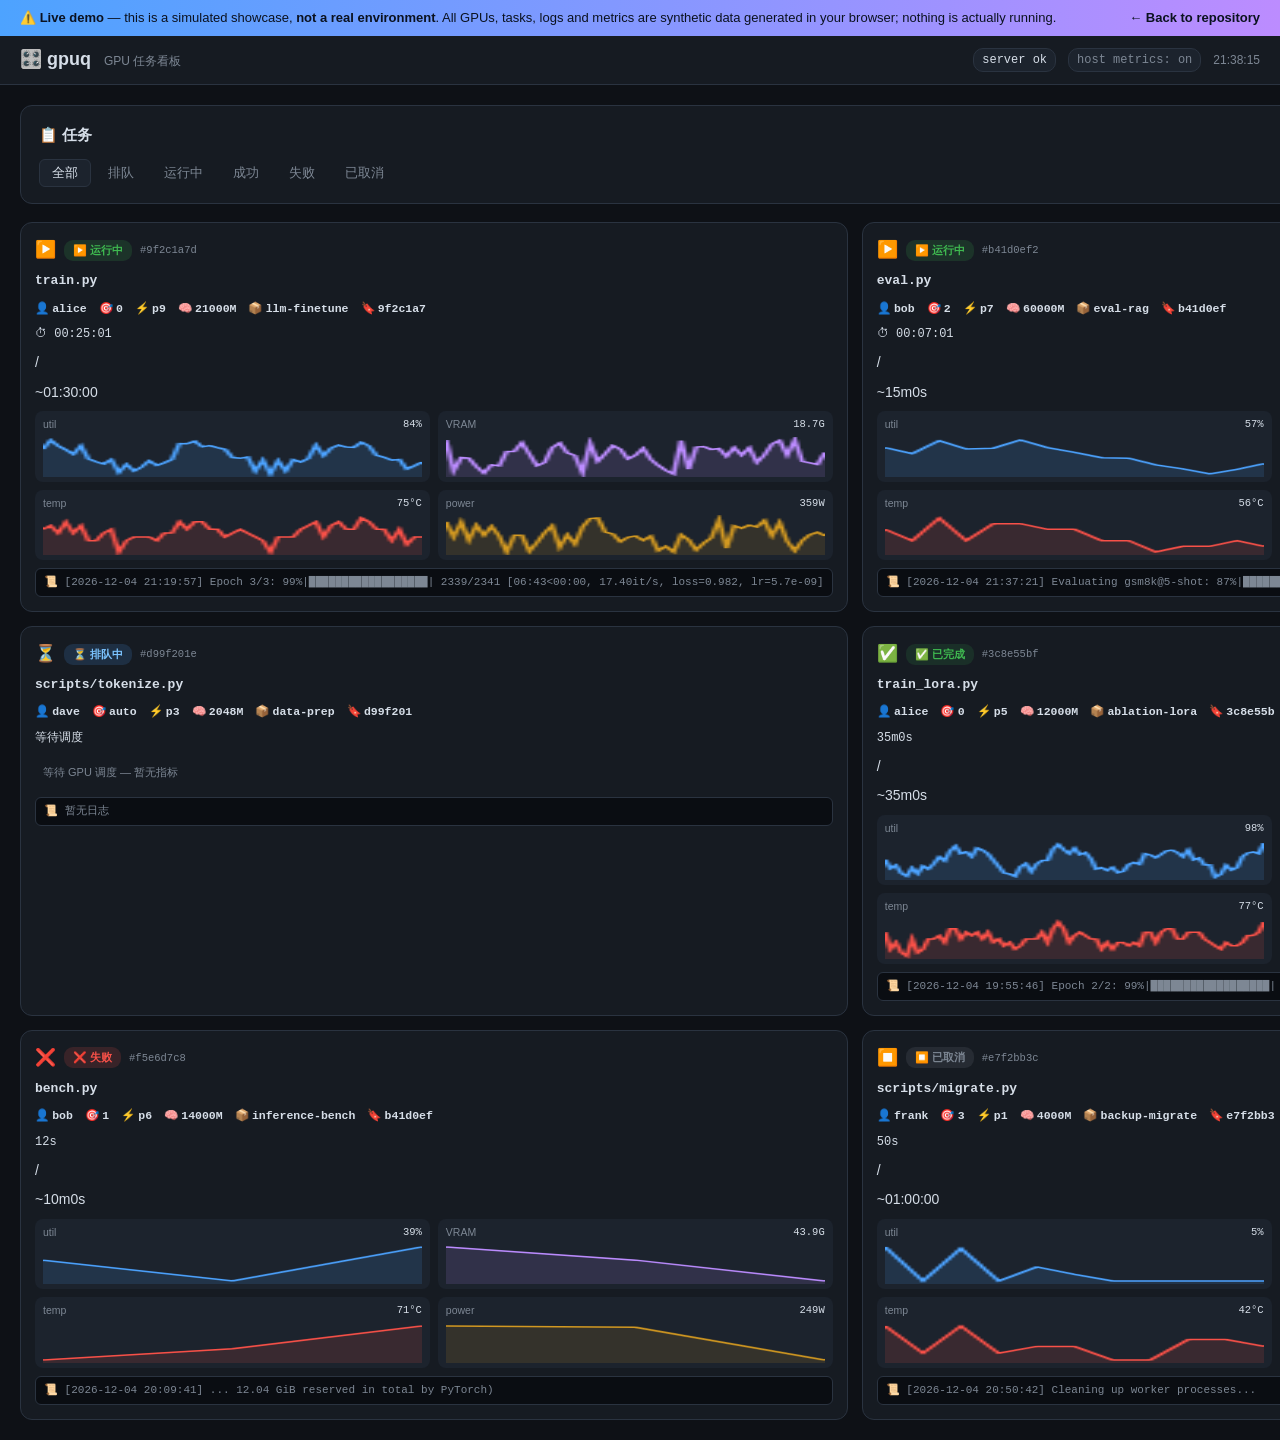
<file: docs/index.html>
<!DOCTYPE html>
<html lang="zh-CN">
<head>
<meta charset="utf-8">
<meta name="viewport" content="width=device-width, initial-scale=1">
<title>gpuq — GPU 任务看板</title>
<link rel="stylesheet" href="style.css">
<link rel="icon" href="data:image/svg+xml,<svg xmlns='http://www.w3.org/2000/svg' viewBox='0 0 100 100'><text y='.9em' font-size='90'>🎛️</text></svg>">
</head>
<body>
<div class="demo-banner">
  <span>⚠️ <b>Live demo</b> — this is a simulated showcase, <b>not a real environment</b>. All GPUs, tasks, logs and metrics are synthetic data generated in your browser; nothing is actually running.</span>
  <span><a href="https://github.com/Weidows/gpuq" target="_blank" rel="noopener">← Back to repository</a></span>
</div>
<header class="topbar">
  <div class="brand">🎛️ gpuq <span class="tag">GPU 任务看板</span></div>
  <div class="topbar-right">
    <span id="host-badge" class="badge" title="server">connecting…</span>
    <span id="host-metrics-badge" class="badge badge-muted" title="host net/disk/cpu metrics (needs psutil)">host metrics: …</span>
    <span id="clock" class="muted"></span>
  </div>
</header>

<div id="paused-banner" class="banner banner-error hidden">
  <b>⏸ 队列已暂停</b>
  <span id="pause-reason"></span>
  <button id="btn-resume" class="btn btn-sm">恢复队列</button>
</div>
<div id="error-banner" class="banner banner-warn hidden"></div>

<main>
  <section class="panel">
    <div class="panel-head">
      <h2>📋 任务</h2>
      <div class="head-actions">
        <span id="counts" class="muted" style="font-size:12px"></span>
        <button id="btn-refresh" class="btn btn-sm">↻ 刷新</button>
        <button id="btn-new" class="btn btn-sm btn-primary">+ 新建任务</button>
      </div>
    </div>
    <div class="tabs" id="status-tabs">
      <button data-status="" class="tab active">全部</button>
      <button data-status="queued" class="tab">排队</button>
      <button data-status="running" class="tab">运行中</button>
      <button data-status="succeeded" class="tab">成功</button>
      <button data-status="failed" class="tab">失败</button>
      <button data-status="cancelled" class="tab">已取消</button>
    </div>
  </section>

  <section id="board" class="board">
    <div id="rail" class="rail hidden"></div>
    <div id="cards" class="cards"></div>
    <aside id="detail" class="detail hidden">
      <div class="detail-head">
        <h3 id="detail-title">任务详情</h3>
        <button id="btn-detail-close" class="btn btn-sm">✕ 返回</button>
      </div>
      <div id="detail-body"></div>
    </aside>
  </section>
</main>

<!-- new task modal -->
<div id="modal-new" class="modal hidden">
  <div class="modal-card">
    <div class="modal-head">
      <h3>提交任务</h3>
      <button class="btn btn-sm modal-close" data-close="modal-new">✕</button>
    </div>
    <form id="form-new">
      <div class="grid2">
        <label>项目名 <input name="project" placeholder="demo" required></label>
        <label>用户名 <input name="username" placeholder="you"></label>
        <label>GPU ID <input name="gpu_id" placeholder="留空=自动分配"></label>
        <label>预估显存 (MiB) <input name="vram_mb" type="number" min="0" placeholder="0"></label>
        <label>预估时长 (s) <input name="est_seconds" type="number" min="0" placeholder="0"></label>
        <label>优先级 <input name="priority" type="number" value="5"></label>
        <label>fallback_wait (s) <input name="fallback_wait_seconds" type="number" min="0" value="0"
          title="启动缓冲窗口：任务在该秒数内退出则自动暂停整个队列，方便调试"></label>
        <label>功耗上限 (W, 可选) <input name="power_limit_w" type="number" min="0" placeholder="留空不限制"></label>
        <label class="span2">版本 <input name="version" placeholder="commit hash / tag（用于追溯）"></label>
        <label class="span2">工作目录 <input name="cwd" placeholder="留空 = 服务端当前目录"></label>
        <label class="span2">环境变量 (JSON) <input name="env" placeholder='{"CUDA_VISIBLE_DEVICES":"0"}'></label>
      </div>
      <label>命令（程序 + 参数）</label>
      <textarea name="command" rows="2" placeholder="python main.py --epochs 10" required></textarea>
      <div class="modal-foot">
        <button type="button" class="btn modal-close" data-close="modal-new">取消</button>
        <button type="submit" class="btn btn-primary">提交</button>
      </div>
    </form>
  </div>
</div>

<script src="vendor/chart.umd.min.js" onerror="document.write('<script src=&quot;https://cdn.jsdelivr.net/npm/chart.js@4.4.3/dist/chart.umd.min.js&quot;><\/script>')"></script>
<script src="mock-data.js"></script>
<script src="mock-api.js"></script>
<script src="app.js"></script>
</body>
</html>
</file>
<file: docs/style.css>
/* gpuq dashboard — task-centric: cards with embedded charts + logs, dark theme */
:root {
  --bg: #0e1116;
  --bg2: #161b22;
  --bg3: #1c232d;
  --border: #2a3340;
  --text: #d6dee8;
  --muted: #7d8794;
  --accent: #4da3ff;
  --green: #3fb950;
  --yellow: #d29922;
  --red: #f85149;
  --purple: #bc8cff;
  --mono: "JetBrains Mono", "Cascadia Code", Consolas, "Courier New", monospace;
}
* { box-sizing: border-box; }
html, body { margin: 0; padding: 0; }
body {
  background: var(--bg);
  color: var(--text);
  font: 14px/1.55 -apple-system, "Segoe UI", "Microsoft YaHei", Roboto, sans-serif;
}
.muted { color: var(--muted); }
.hidden { display: none !important; }
code { font-family: var(--mono); background: var(--bg3); padding: 1px 5px; border-radius: 4px; }

/* ---------- top bar ---------- */
.topbar {
  display: flex; justify-content: space-between; align-items: center;
  padding: 10px 20px; background: var(--bg2); border-bottom: 1px solid var(--border);
  position: sticky; top: 0; z-index: 20;
}
.brand { font-size: 18px; font-weight: 700; }
.tag { font-size: 12px; color: var(--muted); font-weight: 400; margin-left: 8px; }
.topbar-right { display: flex; align-items: center; gap: 12px; font-size: 12px; }
.badge {
  background: var(--bg3); border: 1px solid var(--border); padding: 2px 8px;
  border-radius: 10px; font-family: var(--mono); font-size: 12px;
}
.badge-muted { color: var(--muted); }

/* ---------- banners ---------- */
.banner {
  display: flex; align-items: center; gap: 12px; padding: 10px 20px; font-size: 13px;
  border-bottom: 1px solid var(--border);
}
.banner-error { background: rgba(248,81,73,.12); color: #ffb4ae; }
.banner-warn { background: rgba(210,153,34,.12); color: #e3b341; }

/* ---------- layout ---------- */
main { padding: 20px; max-width: 1600px; margin: 0 auto; display: grid; gap: 18px; }

.panel {
  background: var(--bg2); border: 1px solid var(--border); border-radius: 12px;
  padding: 16px 18px;
}
.panel-head { display: flex; justify-content: space-between; align-items: center; margin-bottom: 12px; }
.panel-head h2 { margin: 0; font-size: 15px; }
.head-actions { display: flex; gap: 6px; }

/* ---------- buttons ---------- */
.btn {
  background: var(--bg3); color: var(--text); border: 1px solid var(--border);
  border-radius: 6px; padding: 5px 12px; font-size: 13px; cursor: pointer;
}
.btn:hover { border-color: var(--accent); }
.btn-sm { padding: 3px 9px; font-size: 12px; }
.btn-primary { background: var(--accent); color: #0b1220; border-color: var(--accent); font-weight: 600; }
.btn-danger { background: rgba(248,81,73,.15); color: var(--red); border-color: rgba(248,81,73,.4); }
.btn.active { border-color: var(--accent); color: var(--accent); }

/* ---------- tabs ---------- */
.tabs { display: flex; gap: 4px; flex-wrap: wrap; }
.tab {
  background: transparent; border: 1px solid transparent; color: var(--muted);
  border-radius: 6px; padding: 4px 12px; cursor: pointer; font-size: 13px;
}
.tab:hover { color: var(--text); }
.tab.active { background: var(--bg3); color: var(--text); border-color: var(--border); }

/* ============================================================
   task board: card grid -> split (rail + detail) on selection
   ============================================================ */
.board {
  display: grid;
  grid-template-columns: 1fr;
  gap: 18px;
  align-items: start;
}
.board.split {
  grid-template-columns: 340px minmax(0, 1fr);
}

/* ---------- card grid ---------- */
.cards { display: grid; grid-template-columns: repeat(3, 1fr); gap: 14px; }
@media (max-width: 1250px) { .cards { grid-template-columns: repeat(2, 1fr); } }
@media (max-width: 760px) { .cards { grid-template-columns: 1fr; } }

.task-card {
  background: var(--bg2); border: 1px solid var(--border); border-radius: 12px;
  padding: 14px; cursor: pointer;
  transition: border-color .15s, transform .15s, box-shadow .15s;
  display: flex; flex-direction: column; gap: 8px;
}
.task-card:hover { border-color: var(--accent); transform: translateY(-2px); }
.task-card.selected { border-color: var(--accent); box-shadow: 0 0 0 1px var(--accent); }

.card-head { display: flex; align-items: center; gap: 8px; min-width: 0; }
.status-ico { font-size: 17px; flex: 0 0 auto; }
.card-title {
  font-family: var(--mono); font-size: 13px; font-weight: 600;
  white-space: nowrap; overflow: hidden; text-overflow: ellipsis; min-width: 0;
}
.card-id { font-family: var(--mono); font-size: 10.5px; color: var(--muted); }

.status-pill {
  display: inline-flex; align-items: center; gap: 4px;
  padding: 2px 9px; border-radius: 9px; font-size: 11px; font-weight: 600;
  flex: 0 0 auto;
}
.status-queued { background: rgba(77,163,255,.15); color: #7cc4ff; }
.status-running { background: rgba(63,185,80,.15); color: var(--green); }
.status-succeeded { background: rgba(63,185,80,.12); color: var(--green); }
.status-failed { background: rgba(248,81,73,.15); color: var(--red); }
.status-cancelled { background: rgba(125,135,148,.15); color: var(--muted); }

.card-meta { font-size: 11.5px; color: var(--muted); display: flex; flex-wrap: wrap; gap: 3px 12px; }
.card-meta b { color: var(--text); font-weight: 600; font-family: var(--mono); font-size: 11.5px; }
.card-runtime { font-family: var(--mono); font-size: 12px; color: var(--text); }
.card-runtime .est { color: var(--muted); }

/* ---------- embedded sparklines ---------- */
.spark-grid { display: grid; grid-template-columns: 1fr 1fr; gap: 8px; }
.spark { background: var(--bg3); border-radius: 8px; padding: 5px 8px; }
.spark label { font-size: 10.5px; color: var(--muted); display: flex; justify-content: space-between; }
.spark label span:last-child { font-family: var(--mono); color: var(--text); }
.spark canvas { display: block; width: 100%; height: 40px; margin-top: 2px; }
.spark-empty { font-size: 11px; color: var(--muted); padding: 8px; }

.card-log-preview {
  font-family: var(--mono); font-size: 11px; color: var(--muted);
  background: #0a0d12; border: 1px solid var(--border); border-radius: 6px;
  padding: 5px 8px; white-space: nowrap; overflow: hidden; text-overflow: ellipsis;
}

/* ---------- split: left rail (selected card) ---------- */
.rail { position: sticky; top: 78px; }
.rail .task-card { cursor: default; }
.rail .task-card:hover { transform: none; }

/* ---------- split: right detail slide-over ---------- */
.detail {
  background: var(--bg2); border: 1px solid var(--border); border-radius: 12px;
  padding: 16px 18px;
  transform: translateX(24px); opacity: 0; pointer-events: none;
  transition: transform .18s ease, opacity .18s ease;
  max-height: calc(100vh - 110px); overflow-y: auto;
}
.board.split .detail { transform: none; opacity: 1; pointer-events: auto; }
.detail-head { display: flex; justify-content: space-between; align-items: center; margin-bottom: 12px; }
.detail-head h3 { margin: 0; font-size: 15px; }

.detail-grid { display: grid; grid-template-columns: repeat(auto-fit, minmax(130px,1fr)); gap: 8px; margin-bottom: 14px; }
.detail-cell { background: var(--bg3); border-radius: 8px; padding: 8px 10px; }
.detail-cell .k { font-size: 11px; color: var(--muted); }
.detail-cell .v { font-family: var(--mono); font-size: 13px; margin-top: 2px; word-break: break-all; }
.detail-cmd { margin-bottom: 14px; }
.detail-cmd .v { font-family: var(--mono); font-size: 12px; background: #0a0d12; border: 1px solid var(--border); border-radius: 6px; padding: 8px; word-break: break-all; }

/* ---------- detail chart ---------- */
.chart-box { margin-bottom: 14px; position: relative; }
.chart-box h4 { margin: 0 0 6px; font-size: 13px; color: var(--muted); }
.chart-box canvas { background: var(--bg3); border-radius: 8px; padding: 6px; }
#vline-tip {
  position: absolute; top: 6px; transform: translateX(-50%);
  background: #0b1220; border: 1px solid var(--red); color: var(--text);
  font-family: var(--mono); font-size: 11px; padding: 4px 8px; border-radius: 6px;
  pointer-events: none; z-index: 5; white-space: nowrap;
}

/* ---------- log viewer (timeline rows) ---------- */
.log-tools { display: flex; gap: 6px; margin-bottom: 6px; align-items: center; }
.log-tools input { width: 240px; margin: 0; }
.log-viewer {
  background: #0a0d12; border: 1px solid var(--border); border-radius: 8px;
  max-height: 320px; overflow-y: auto; font-family: var(--mono); font-size: 12px;
  line-height: 1.5;
}
.log-row { display: flex; gap: 10px; padding: 1px 8px; cursor: default; transition: background .08s; }
.log-row:hover { background: rgba(77,163,255,.08); }
.log-row.pinned { background: rgba(248,81,73,.10); outline: 1px solid rgba(248,81,73,.5); outline-offset: -1px; }
.log-ts {
  flex: 0 0 auto; color: var(--muted); user-select: none;
  font-size: 11px; padding-top: 1px;
}
.log-line { white-space: pre-wrap; word-break: break-all; }

/* ---------- modal ---------- */
.modal {
  position: fixed; inset: 0; background: rgba(0,0,0,.6); z-index: 50;
  display: flex; align-items: center; justify-content: center; padding: 20px;
}
.modal-card {
  background: var(--bg2); border: 1px solid var(--border); border-radius: 12px;
  width: 560px; max-width: 100%; max-height: 92vh; overflow-y: auto; padding: 18px;
}
.modal-head { display: flex; justify-content: space-between; align-items: center; margin-bottom: 14px; }
.modal-head h3 { margin: 0; }
.modal-foot { display: flex; justify-content: flex-end; gap: 8px; margin-top: 14px; }
.grid2 { display: grid; grid-template-columns: 1fr 1fr; gap: 10px; }
.span2 { grid-column: span 2; }
label { display: block; font-size: 12.5px; color: var(--muted); margin-bottom: 4px; }
input, textarea, select {
  width: 100%; background: var(--bg); color: var(--text); border: 1px solid var(--border);
  border-radius: 6px; padding: 7px 9px; font-size: 13px; font-family: var(--mono); margin-top: 3px;
}
input:focus, textarea:focus { outline: none; border-color: var(--accent); }
textarea { resize: vertical; }

/* ---------- GitHub Pages live-demo banner (docs only) ---------- */
.demo-banner {
  display: flex; justify-content: space-between; align-items: center; flex-wrap: wrap; gap: 8px;
  padding: 8px 20px; font-size: 13px; color: #0b1220;
  background: linear-gradient(90deg, #4da3ff, #bc8cff);
}
.demo-banner a { color: #0b1220; font-weight: 600; text-decoration: none; }
.demo-banner a:hover { text-decoration: underline; }
</file>
